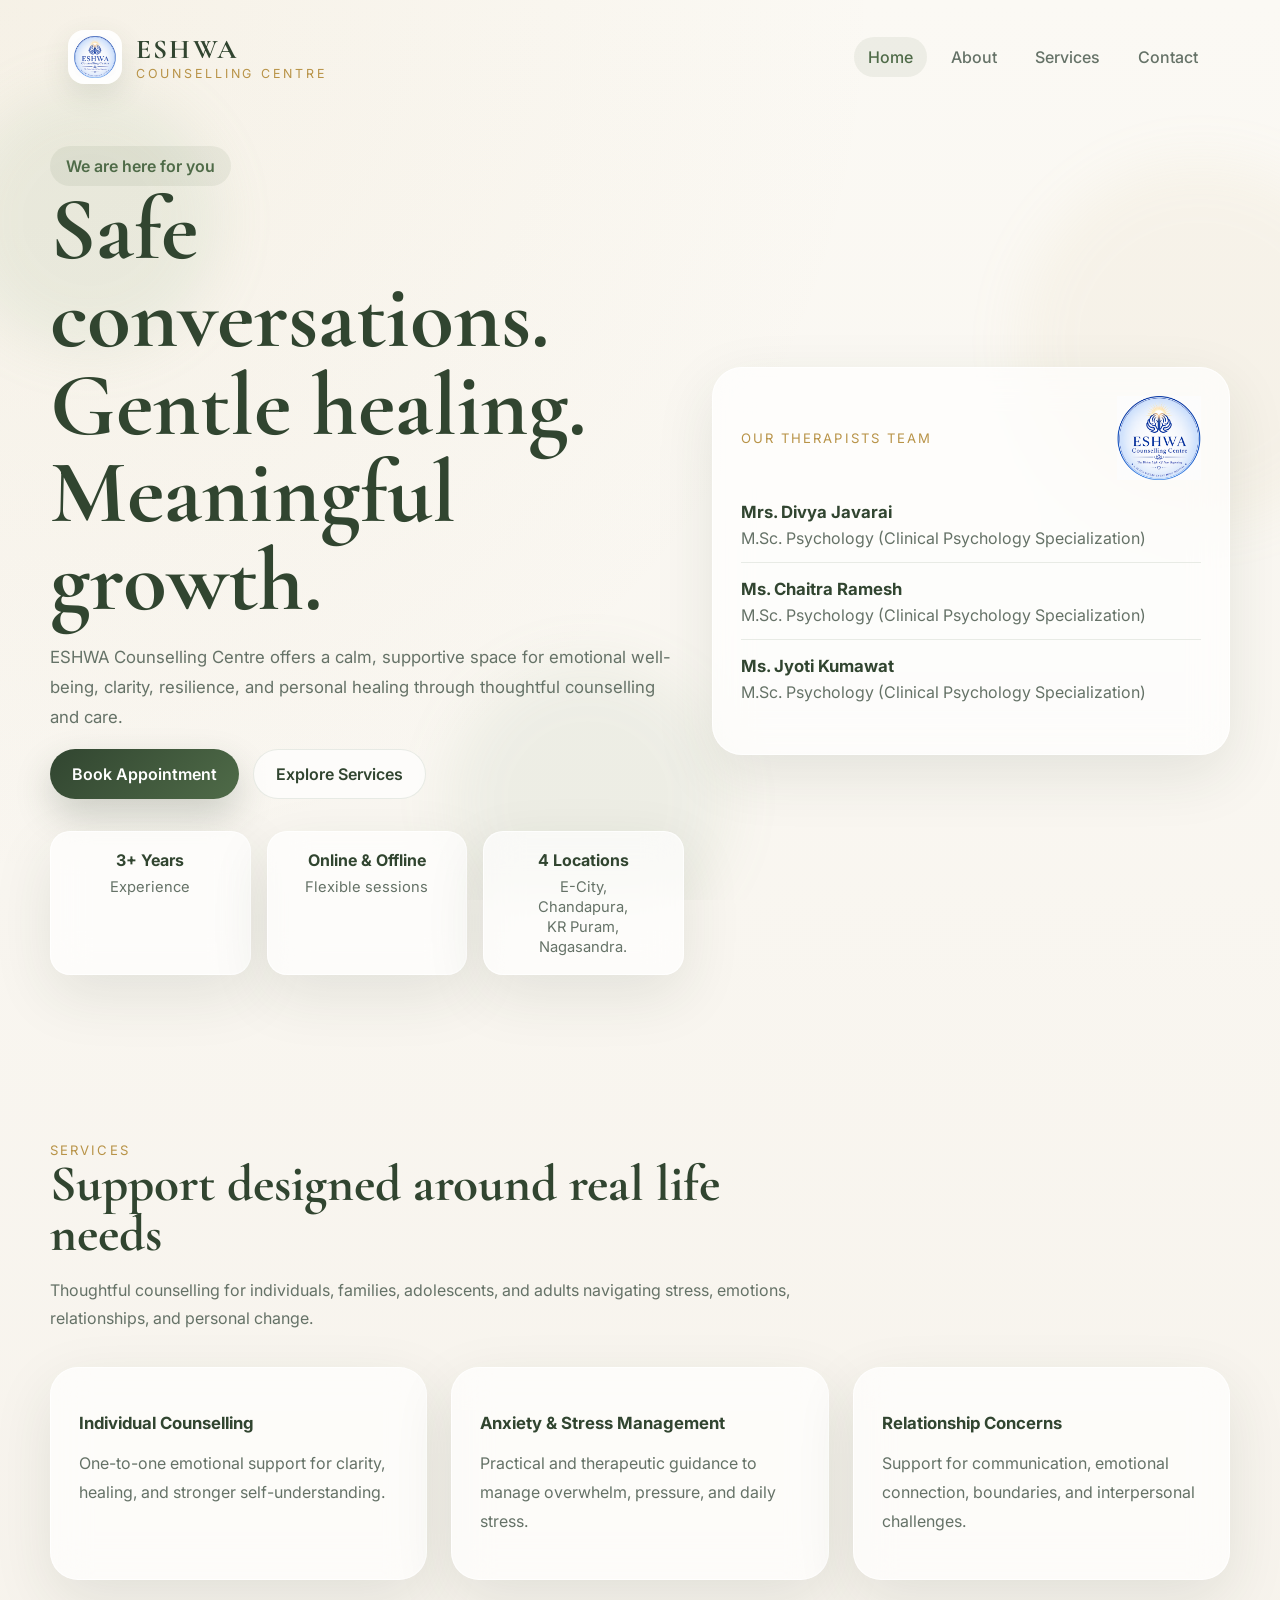
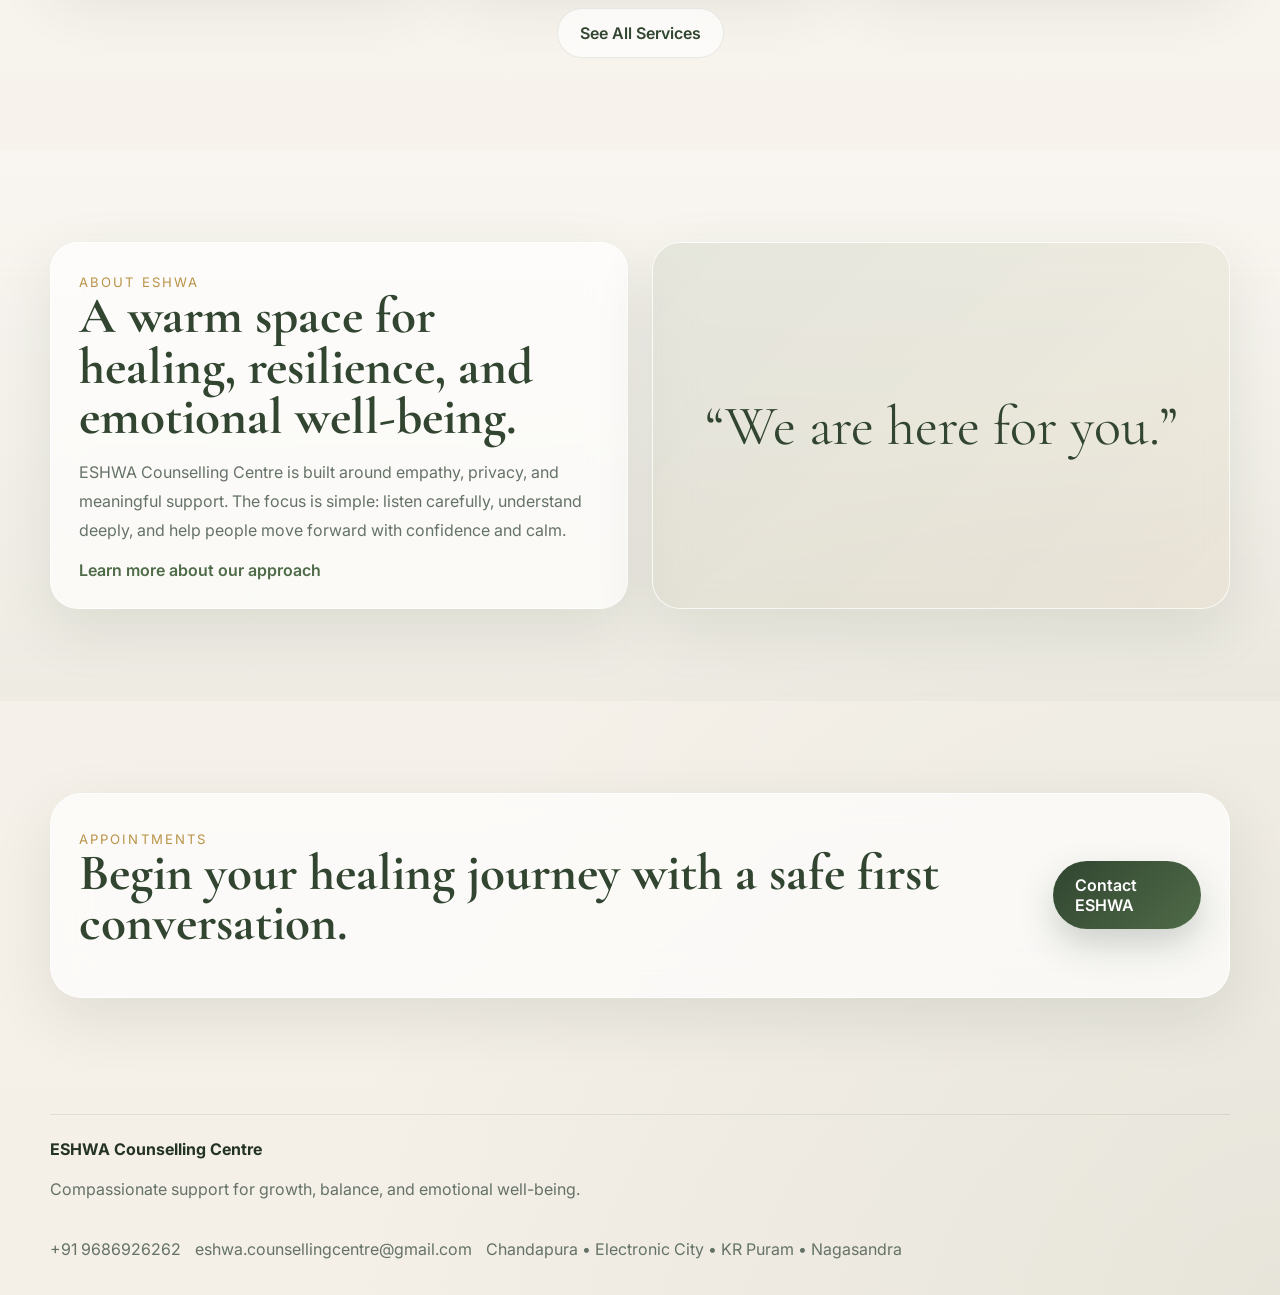
<file: index.html>
<!DOCTYPE html>
<html lang="en">
<head>
  <meta charset="UTF-8" />
  <meta name="viewport" content="width=device-width, initial-scale=1.0" />
  <title>ESHWA Counselling Centre</title>
  <meta name="description" content="ESHWA Counselling Centre — compassionate counselling support for personal growth, emotional well-being, and healing." />
  <link rel="preconnect" href="https://fonts.googleapis.com">
  <link rel="preconnect" href="https://fonts.gstatic.com" crossorigin>
  <link href="https://fonts.googleapis.com/css2?family=Cormorant+Garamond:wght@500;600;700&family=Inter:wght@400;500;600;700&display=swap" rel="stylesheet">
  <link rel="stylesheet" href="styles.css" />
</head>
<body>
  <div class="bg-orbs">
    <span class="orb orb-1"></span>
    <span class="orb orb-2"></span>
    <span class="orb orb-3"></span>
  </div>

  <header class="site-header" id="siteHeader">
    <div class="container nav-wrap">
      <a href="index.html" class="brand">
        <img src="assets/logo.png" alt="ESHWA Counselling Centre logo" />
        <div>
          <span>ESHWA</span>
          <small>Counselling Centre</small>
        </div>
      </a>

      <button class="nav-toggle" id="navToggle" aria-label="Toggle menu" aria-expanded="false">
        <span></span><span></span><span></span>
      </button>

      <nav class="site-nav" id="siteNav">
        <a class="active" href="index.html">Home</a>
        <a href="about.html">About</a>
        <a href="services.html">Services</a>
        <a href="contact.html">Contact</a>
      </nav>
    </div>
  </header>

  <main>
    <section class="hero container">
      <div class="hero-copy reveal">
        <span class="pill">We are here for you</span>
        <h1>Safe conversations.<br />Gentle healing.<br />Meaningful growth.</h1>
        <p>
          ESHWA Counselling Centre offers a calm, supportive space for emotional well-being,
          clarity, resilience, and personal healing through thoughtful counselling and care.
        </p>

        <div class="hero-actions">
          <a class="btn btn-primary" href="contact.html">Book Appointment</a>
          <a class="btn btn-secondary" href="services.html">Explore Services</a>
        </div>

        <div class="stats-row">
          <div class="stat-card reveal delay-1">
            <strong>3+ Years</strong>
            <span>Experience</span>
          </div>
          <div class="stat-card reveal delay-2">
            <strong>Online & Offline</strong>
            <span>Flexible sessions</span>
          </div>
          <div class="stat-card reveal delay-3">
            <strong>4 Locations</strong>
            <span>E-City,<br>Chandapura,<br>KR Puram,<br>Nagasandra.</span>
          </div>
        </div>
      </div>

      <div class="hero-panel reveal delay-2">
        <div class="panel-top">
          <span class="mini-tag">Our Therapists Team</span>
          <img src="assets/logo.png" alt="ESHWA logo" />
        </div>

        <div class="team-list">
          <div class="team-line">
            <strong>Mrs. Divya Javarai</strong>
            <span>M.Sc. Psychology (Clinical Psychology Specialization)</span>
          </div>
          <div class="team-line">
            <strong>Ms. Chaitra Ramesh</strong>
            <span>M.Sc. Psychology (Clinical Psychology Specialization)</span>
          </div>
          <div class="team-line">
            <strong>Ms. Jyoti Kumawat</strong>
            <span>M.Sc. Psychology (Clinical Psychology Specialization)</span>
          </div>
        </div>

       
      </div>
    </section>

    <section class="section">
      <div class="container">
        <div class="section-head reveal">
          <span class="eyebrow">Services</span>
          <h2>Support designed around real life needs</h2>
          <p>
            Thoughtful counselling for individuals, families, adolescents, and adults navigating
            stress, emotions, relationships, and personal change.
          </p>
        </div>

        <div class="grid-3">
          <article class="card reveal">
            <h3>Individual Counselling</h3>
            <p>One-to-one emotional support for clarity, healing, and stronger self-understanding.</p>
          </article>

          <article class="card reveal delay-1">
            <h3>Anxiety & Stress Management</h3>
            <p>Practical and therapeutic guidance to manage overwhelm, pressure, and daily stress.</p>
          </article>

          <article class="card reveal delay-2">
            <h3>Relationship Concerns</h3>
            <p>Support for communication, emotional connection, boundaries, and interpersonal challenges.</p>
          </article>
        </div>

        <div class="center-wrap reveal delay-3">
          <a class="btn btn-secondary" href="services.html">See All Services</a>
        </div>
      </div>
    </section>

    <section class="section soft-section">
      <div class="container split-grid">
        <div class="content-card reveal">
          <span class="eyebrow">About ESHWA</span>
          <h2>A warm space for healing, resilience, and emotional well-being.</h2>
          <p>
            ESHWA Counselling Centre is built around empathy, privacy, and meaningful support.
            The focus is simple: listen carefully, understand deeply, and help people move forward
            with confidence and calm.
          </p>
          <a class="text-link" href="about.html">Learn more about our approach</a>
        </div>

        <div class="quote-card reveal delay-2">
          <p>“We are here for you.”</p>
        </div>
      </div>
    </section>

    <section class="section">
      <div class="container cta-banner reveal">
        <div>
          <span class="eyebrow">Appointments</span>
          <h2>Begin your healing journey with a safe first conversation.</h2>
        </div>
        <a class="btn btn-primary" href="contact.html">Contact ESHWA</a>
      </div>
    </section>
  </main>

  <footer class="site-footer">
    <div class="container footer-wrap">
      <div>
        <strong>ESHWA Counselling Centre</strong>
        <p>Compassionate support for growth, balance, and emotional well-being.</p>
      </div>
      <div class="footer-links">
        <a href="tel:+919686926262">+91 9686926262</a>
        <a href="mailto:eshwa.counsellingcentre@gmail.com">eshwa.counsellingcentre@gmail.com</a>
        <span>Chandapura • Electronic City • KR Puram • Nagasandra</span>
      </div>
    </div>
  </footer>

  <script src="script.js"></script>
</body>
</html>
</file>
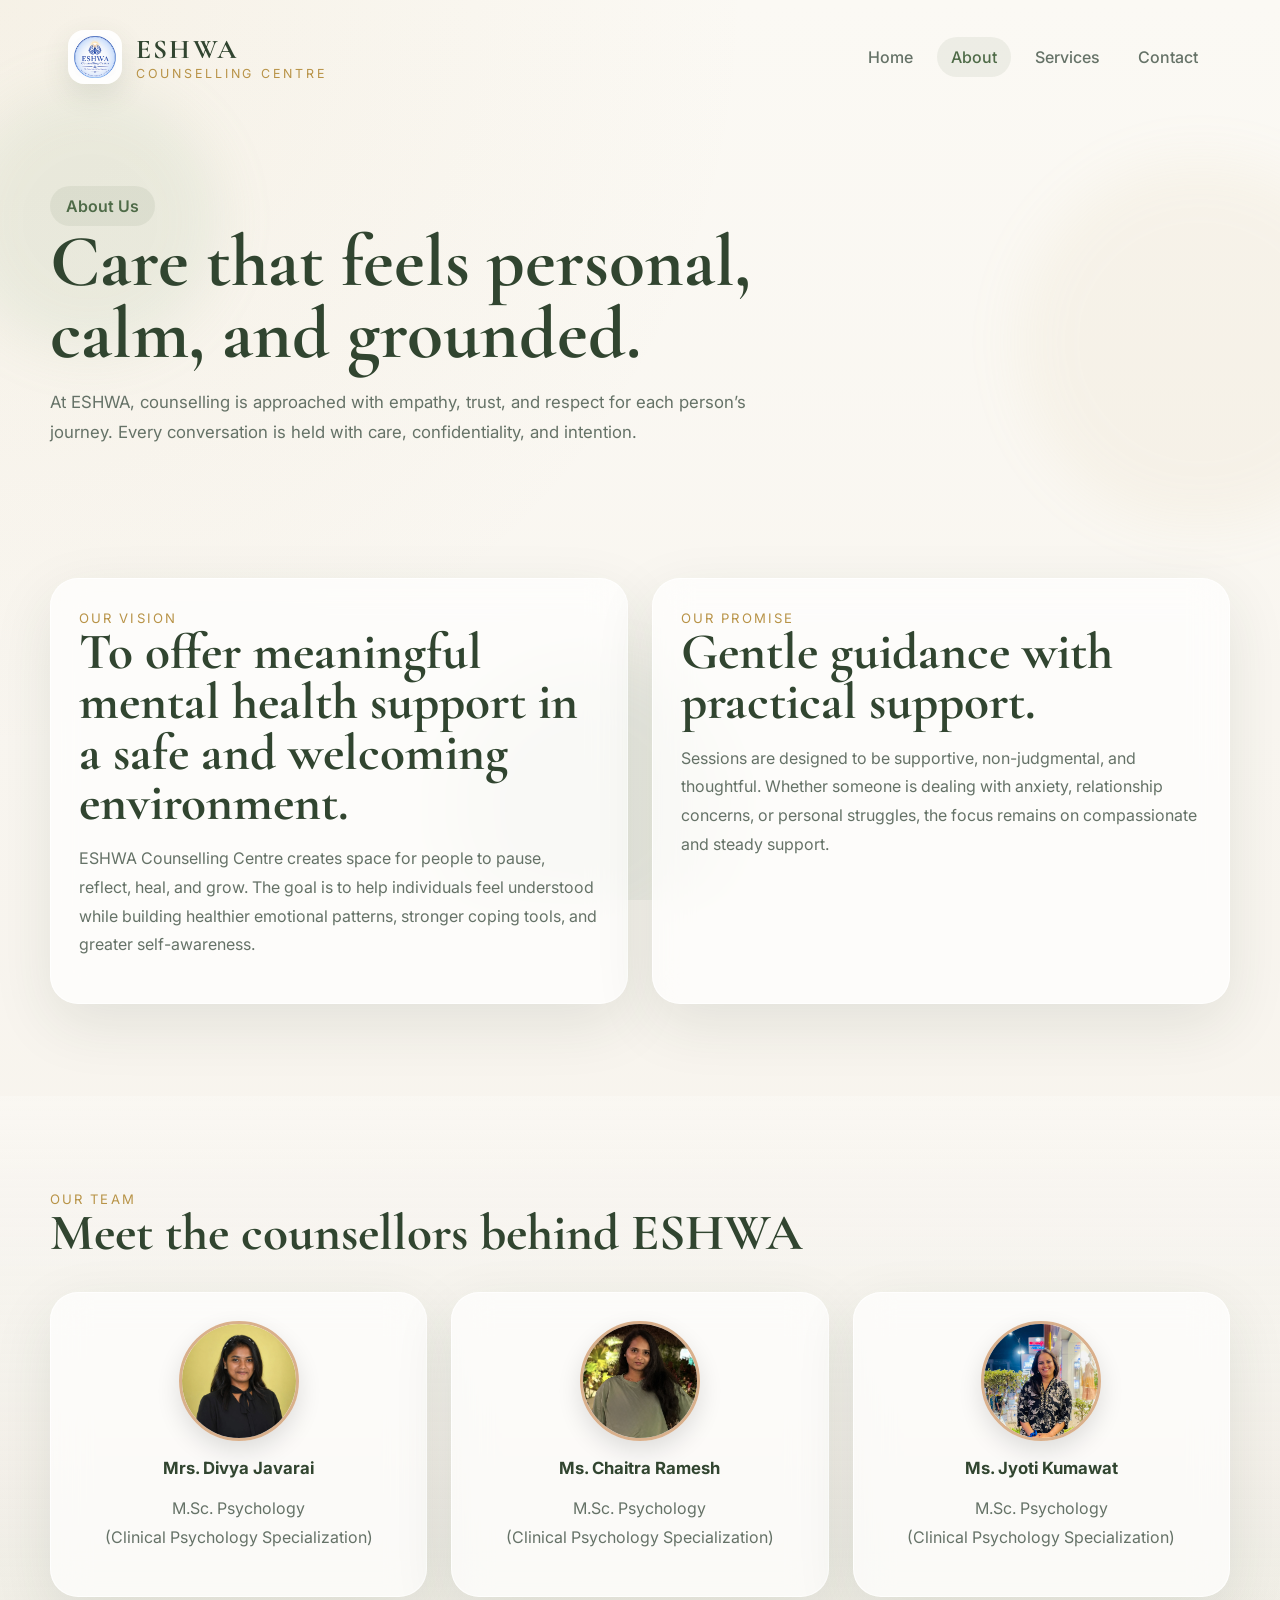
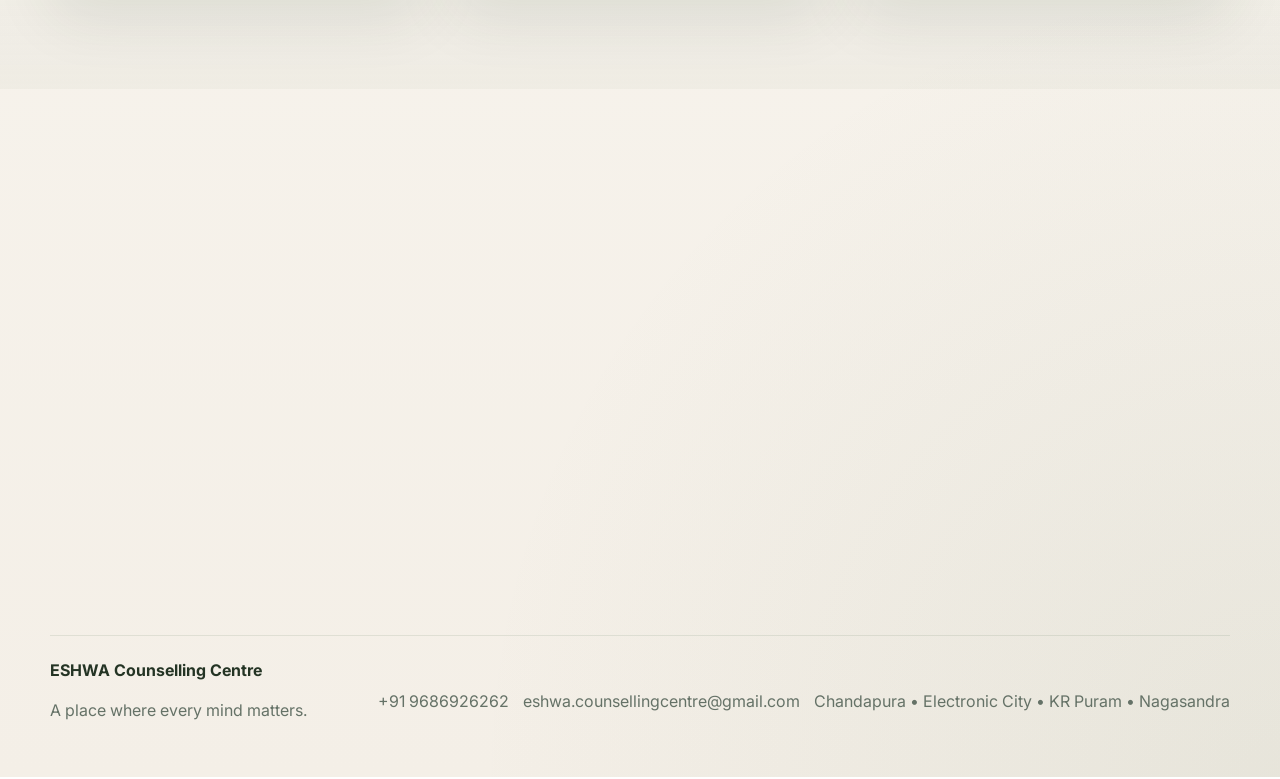
<file: about.html>
<!DOCTYPE html>
<html lang="en">
<head>
  <meta charset="UTF-8" />
  <meta name="viewport" content="width=device-width, initial-scale=1.0" />
  <title>About | ESHWA Counselling Centre</title>
  <link rel="preconnect" href="https://fonts.googleapis.com">
  <link rel="preconnect" href="https://fonts.gstatic.com" crossorigin>
  <link href="https://fonts.googleapis.com/css2?family=Cormorant+Garamond:wght@500;600;700&family=Inter:wght@400;500;600;700&display=swap" rel="stylesheet">
  <link rel="stylesheet" href="styles.css" />
</head>
<body>
  <div class="bg-orbs">
    <span class="orb orb-1"></span>
    <span class="orb orb-2"></span>
    <span class="orb orb-3"></span>
  </div>

  <header class="site-header" id="siteHeader">
    <div class="container nav-wrap">
      <a href="index.html" class="brand">
        <img src="assets/logo.png" alt="ESHWA Counselling Centre logo" />
        <div>
          <span>ESHWA</span>
          <small>Counselling Centre</small>
        </div>
      </a>

      <button class="nav-toggle" id="navToggle" aria-label="Toggle menu" aria-expanded="false">
        <span></span><span></span><span></span>
      </button>

      <nav class="site-nav" id="siteNav">
        <a href="index.html">Home</a>
        <a class="active" href="about.html">About</a>
        <a href="services.html">Services</a>
        <a href="contact.html">Contact</a>
      </nav>
    </div>
  </header>

  <main>
    <section class="page-hero container">
      <div class="reveal">
        <span class="pill">About Us</span>
        <h1>Care that feels personal, calm, and grounded.</h1>
        <p>
          At ESHWA, counselling is approached with empathy, trust, and respect for each person’s
          journey. Every conversation is held with care, confidentiality, and intention.
        </p>
      </div>
    </section>

    <section class="section">
      <div class="container split-grid">
        <div class="content-card reveal">
          <span class="eyebrow">Our Vision</span>
          <h2>To offer meaningful mental health support in a safe and welcoming environment.</h2>
          <p>
            ESHWA Counselling Centre creates space for people to pause, reflect, heal, and grow.
            The goal is to help individuals feel understood while building healthier emotional patterns,
            stronger coping tools, and greater self-awareness.
          </p>
        </div>

        <div class="content-card reveal delay-2">
          <span class="eyebrow">Our Promise</span>
          <h2>Gentle guidance with practical support.</h2>
          <p>
            Sessions are designed to be supportive, non-judgmental, and thoughtful. Whether someone
            is dealing with anxiety, relationship concerns, or personal struggles, the focus remains
            on compassionate and steady support.
          </p>
        </div>
      </div>
    </section>

    <section class="section soft-section">
      <div class="container">
        <div class="section-head reveal">
          <span class="eyebrow">Our Team</span>
          <h2>Meet the counsellors behind ESHWA</h2>
        </div>

        <div class="grid-3">
          <article class="card reveal">
            <img src="assets/divya.jpeg" alt="Mrs. Divya Javarai" class="team-photo" loading="lazy" />
            <h3>Mrs. Divya Javarai</h3>
            <p>M.Sc. Psychology<br />(Clinical Psychology Specialization)</p>
          </article>

          <article class="card reveal delay-1">
            <img src="assets/chaitra.png" alt="Ms. Chaitra Ramesh" class="team-photo" loading="lazy" />
            <h3>Ms. Chaitra Ramesh</h3>
            <p>M.Sc. Psychology<br />(Clinical Psychology Specialization)</p>
          </article>

          <article class="card reveal delay-2">
            <img src="assets/jyoti.jpeg" alt="Ms. Jyoti Kumawat" class="team-photo" loading="lazy" />
            <h3>Ms. Jyoti Kumawat</h3>
            <p>M.Sc. Psychology<br />(Clinical Psychology Specialization)</p>
          </article>
        </div>
      </div>
    </section>

    <section class="section">
      <div class="container">
        <div class="section-head reveal">
          <span class="eyebrow">Why Choose ESHWA</span>
          <h2>A supportive experience designed with care</h2>
        </div>

        <div class="grid-3">
          <article class="card reveal">
            <h3>Warm & Confidential</h3>
            <p>A safe, respectful, and private setting for honest conversations.</p>
          </article>

          <article class="card reveal delay-1">
            <h3>Online & Offline</h3>
            <p>Flexible options that make support more accessible and comfortable.</p>
          </article>

          <article class="card reveal delay-2">
            <h3>Human-Centered</h3>
            <p>Support shaped around each person’s emotional reality and growth journey.</p>
          </article>
        </div>
      </div>
    </section>
  </main>

  <footer class="site-footer">
    <div class="container footer-wrap">
      <div>
        <strong>ESHWA Counselling Centre</strong>
        <p>A place where every mind matters.</p>
      </div>
      <div class="footer-links">
        <a href="tel:+919686926262">+91 9686926262</a>
        <a href="mailto:eshwa.counsellingcentre@gmail.com">eshwa.counsellingcentre@gmail.com</a>
        <span>Chandapura • Electronic City • KR Puram • Nagasandra</span>
      </div>
    </div>
  </footer>

  <script src="script.js"></script>
</body>
</html>
</file>
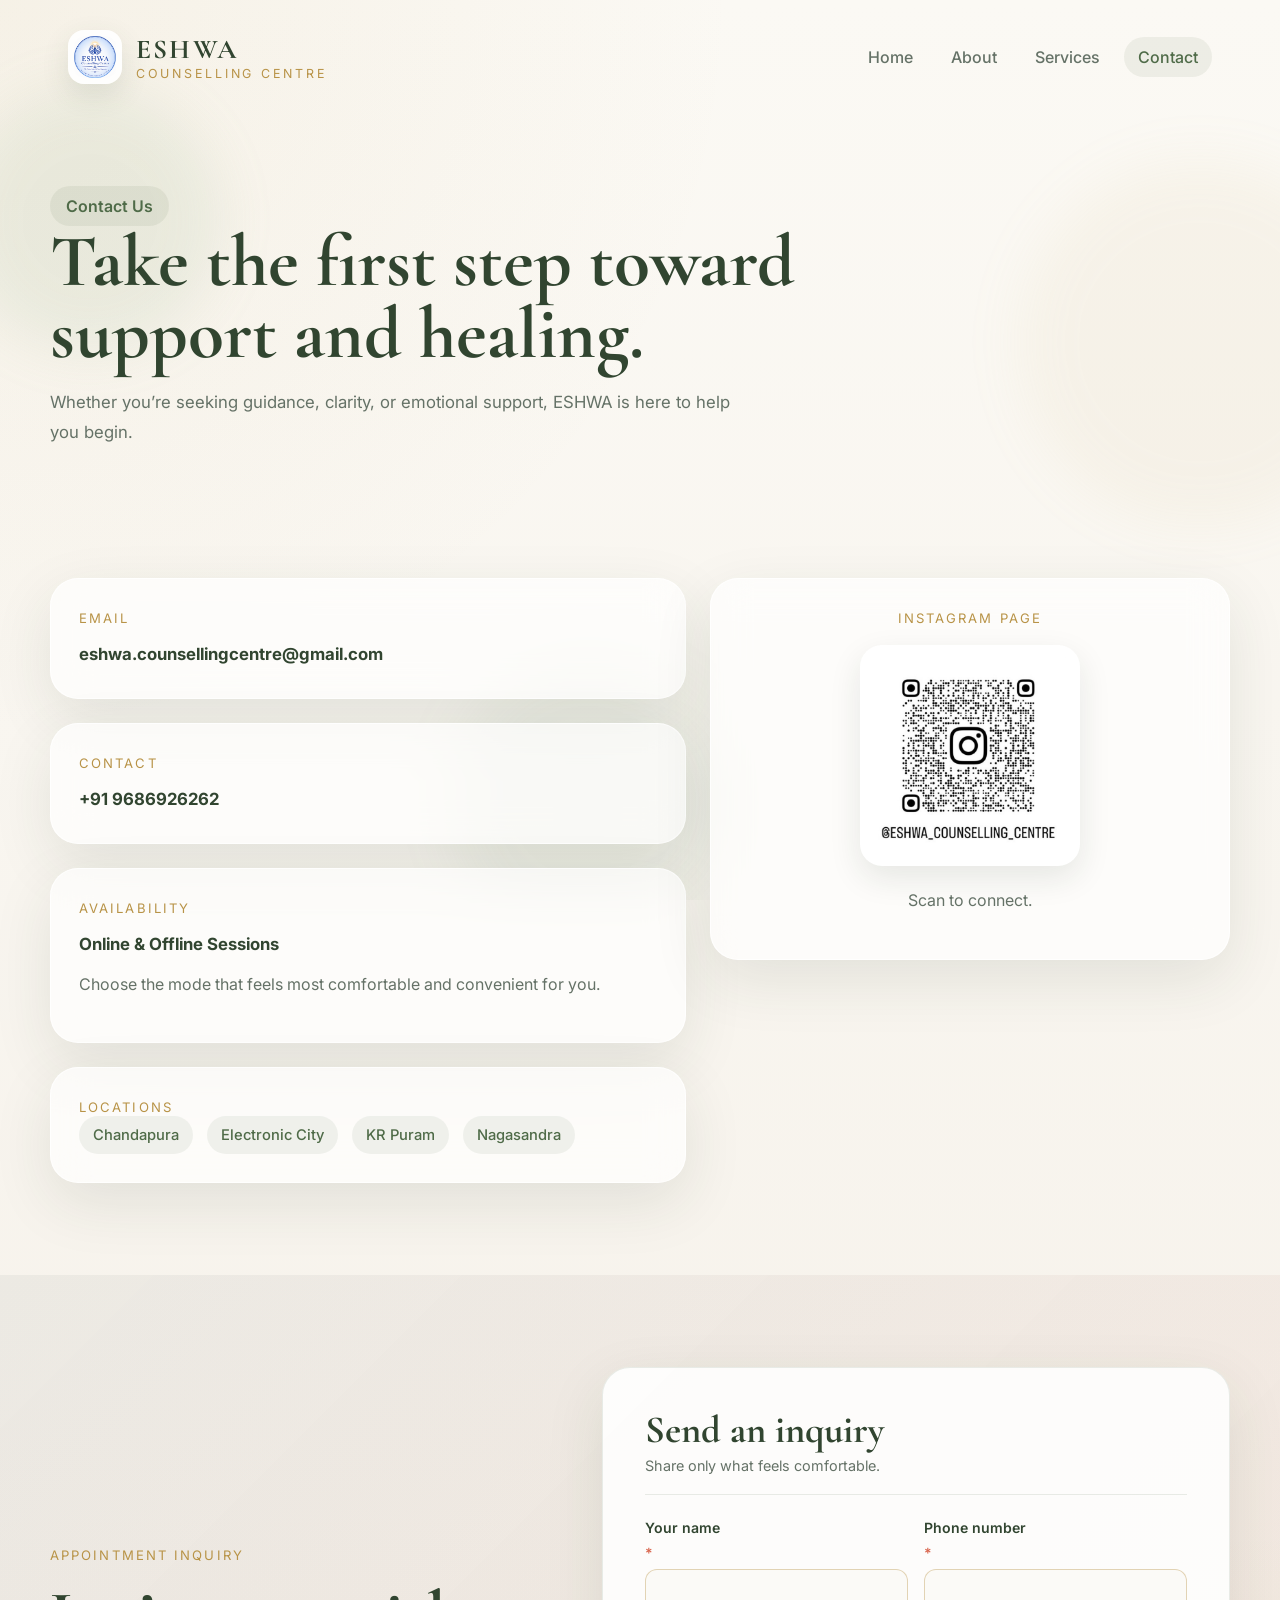
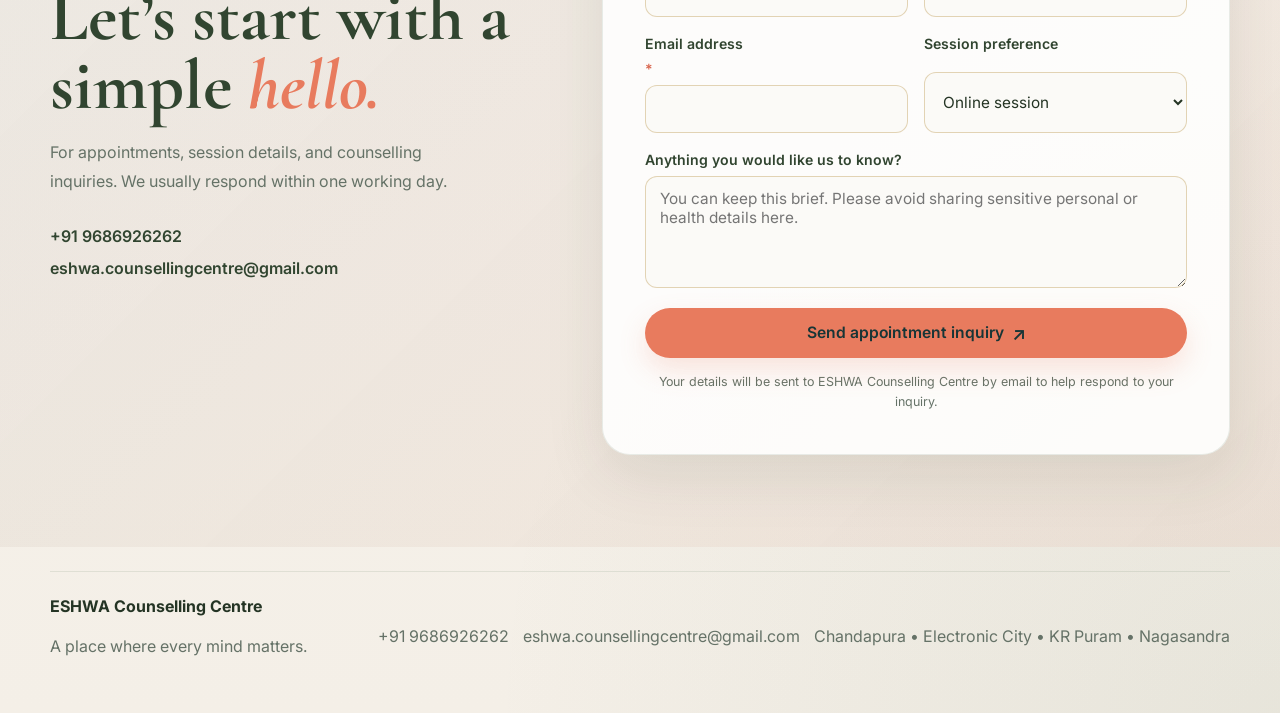
<file: contact.html>
<!DOCTYPE html>
<html lang="en">
<head>
  <meta charset="UTF-8" />
  <meta name="viewport" content="width=device-width, initial-scale=1.0" />
  <title>Contact | ESHWA Counselling Centre</title>
  <link rel="preconnect" href="https://fonts.googleapis.com">
  <link rel="preconnect" href="https://fonts.gstatic.com" crossorigin>
  <link href="https://fonts.googleapis.com/css2?family=Cormorant+Garamond:wght@500;600;700&family=Inter:wght@400;500;600;700&display=swap" rel="stylesheet">
  <link rel="stylesheet" href="styles.css" />
</head>
<body>
  <div class="bg-orbs">
    <span class="orb orb-1"></span>
    <span class="orb orb-2"></span>
    <span class="orb orb-3"></span>
  </div>

  <header class="site-header" id="siteHeader">
    <div class="container nav-wrap">
      <a href="index.html" class="brand">
        <img src="assets/logo.png" alt="ESHWA Counselling Centre logo" />
        <div>
          <span>ESHWA</span>
          <small>Counselling Centre</small>
        </div>
      </a>

      <button class="nav-toggle" id="navToggle" aria-label="Toggle menu" aria-expanded="false">
        <span></span><span></span><span></span>
      </button>

      <nav class="site-nav" id="siteNav">
        <a href="index.html">Home</a>
        <a href="about.html">About</a>
        <a href="services.html">Services</a>
        <a class="active" href="contact.html">Contact</a>
      </nav>
    </div>
  </header>

  <main>
    <section class="page-hero container">
      <div class="reveal">
        <span class="pill">Contact Us</span>
        <h1>Take the first step toward support and healing.</h1>
        <p>
          Whether you’re seeking guidance, clarity, or emotional support, ESHWA is here to help you begin.
        </p>
      </div>
    </section>

    <section class="section">
      <div class="container contact-grid">
        <div class="stack">
          <article class="card reveal">
            <span class="eyebrow">Email</span>
            <h3><a href="mailto:eshwa.counsellingcentre@gmail.com">eshwa.counsellingcentre@gmail.com</a></h3>
          </article>
         
          <article class="card reveal delay-1">
            <span class="eyebrow">Contact</span>
            <h3><a href="tel:+919686926262">+91 9686926262</a></h3>
          </article>

          <article class="card reveal delay-1">
            <span class="eyebrow">Availability</span>
            <h3>Online & Offline Sessions</h3>
            <p>Choose the mode that feels most comfortable and convenient for you.</p>
          </article>
          
          

          <article class="card reveal delay-2">
            <span class="eyebrow">Locations</span>
            <div class="chip-row">
              <span class="chip">Chandapura</span>
              <span class="chip">Electronic City</span>
              <span class="chip">KR Puram</span>
              <span class="chip">Nagasandra</span>
            </div>
          </article>
        </div>

        <article class="card qr-card reveal delay-2">
          <span class="eyebrow">Instagram page</span>
          <img src="assets/qr.png" alt="Scan to connect with ESHWA Counselling Centre" />
          <p>Scan to connect.</p>
        </article>
      </div>
    </section>

    <section class="section soft-section contact-form-section" id="appointment-inquiry">
      <div class="container inquiry-layout">
        <div class="inquiry-intro reveal">
          <span class="eyebrow">Appointment inquiry</span>
          <h2>Let’s start with a simple <em>hello.</em></h2>
          <p>For appointments, session details, and counselling inquiries. We usually respond within one working day.</p>
          <div class="inquiry-contact">
            <a href="tel:+919686926262">+91 9686926262</a>
            <a href="mailto:eshwa.counsellingcentre@gmail.com">eshwa.counsellingcentre@gmail.com</a>
          </div>
        </div>

        <form class="inquiry-form reveal delay-1" action="https://formsubmit.co/eshwa.counsellingcentre@gmail.com" method="POST">
          <input type="hidden" name="_subject" value="New appointment inquiry - ESHWA Counselling Centre">
          <input type="hidden" name="_template" value="table">
          <input type="hidden" name="_honey" value="">
          <div class="inquiry-form-heading">
            <div>
              <h2>Send an inquiry</h2>
              <p>Share only what feels comfortable.</p>
            </div>
            <span class="inquiry-mark" aria-hidden="true"></span>
          </div>

          <div class="form-fields">
            <label class="form-field">Your name <span>*</span>
              <input type="text" name="name" autocomplete="name" required>
            </label>
            <label class="form-field">Phone number <span>*</span>
              <input type="tel" name="phone" autocomplete="tel" required>
            </label>
            <label class="form-field">Email address <span>*</span>
              <input type="email" name="email" autocomplete="email" required>
            </label>
            <label class="form-field">Session preference
              <select name="session_preference">
                <option value="Online session">Online session</option>
                <option value="In-person session">In-person session</option>
              </select>
            </label>
            <label class="form-field form-field-wide">Anything you would like us to know?
              <textarea name="message" rows="4" placeholder="You can keep this brief. Please avoid sharing sensitive personal or health details here."></textarea>
            </label>
          </div>
          <button class="btn btn-primary inquiry-submit" type="submit">Send appointment inquiry <span aria-hidden="true">↗</span></button>
          <p class="form-privacy">Your details will be sent to ESHWA Counselling Centre by email to help respond to your inquiry.</p>
        </form>
      </div>
    </section>
  </main>

  <footer class="site-footer">
    <div class="container footer-wrap">
      <div>
        <strong>ESHWA Counselling Centre</strong>
        <p>A place where every mind matters.</p>
      </div>
      <div class="footer-links">
        <a href="tel:+919686926262">+91 9686926262</a>
        <a href="mailto:eshwa.counsellingcentre@gmail.com">eshwa.counsellingcentre@gmail.com</a>
        <span>Chandapura • Electronic City • KR Puram • Nagasandra</span>
      </div>
    </div>
  </footer>

  <script src="script.js"></script>
</body>
</html>
</file>
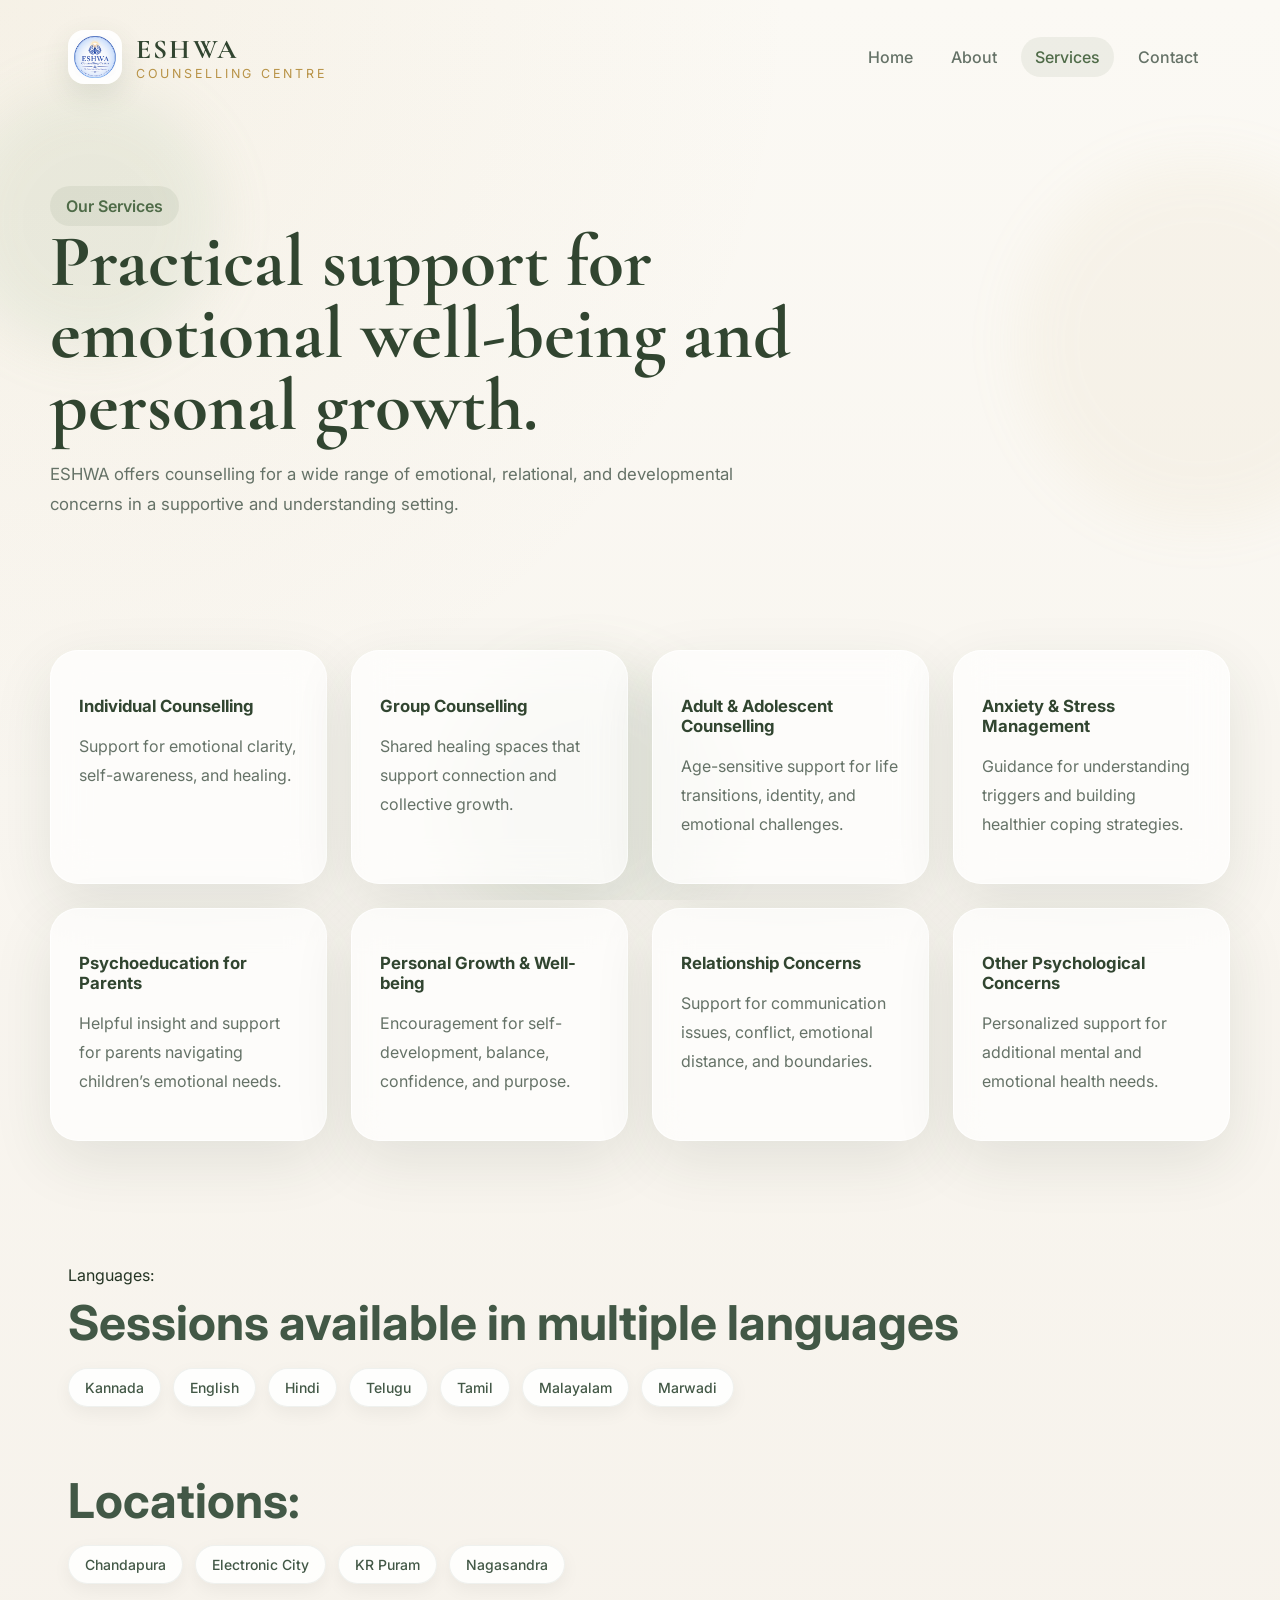
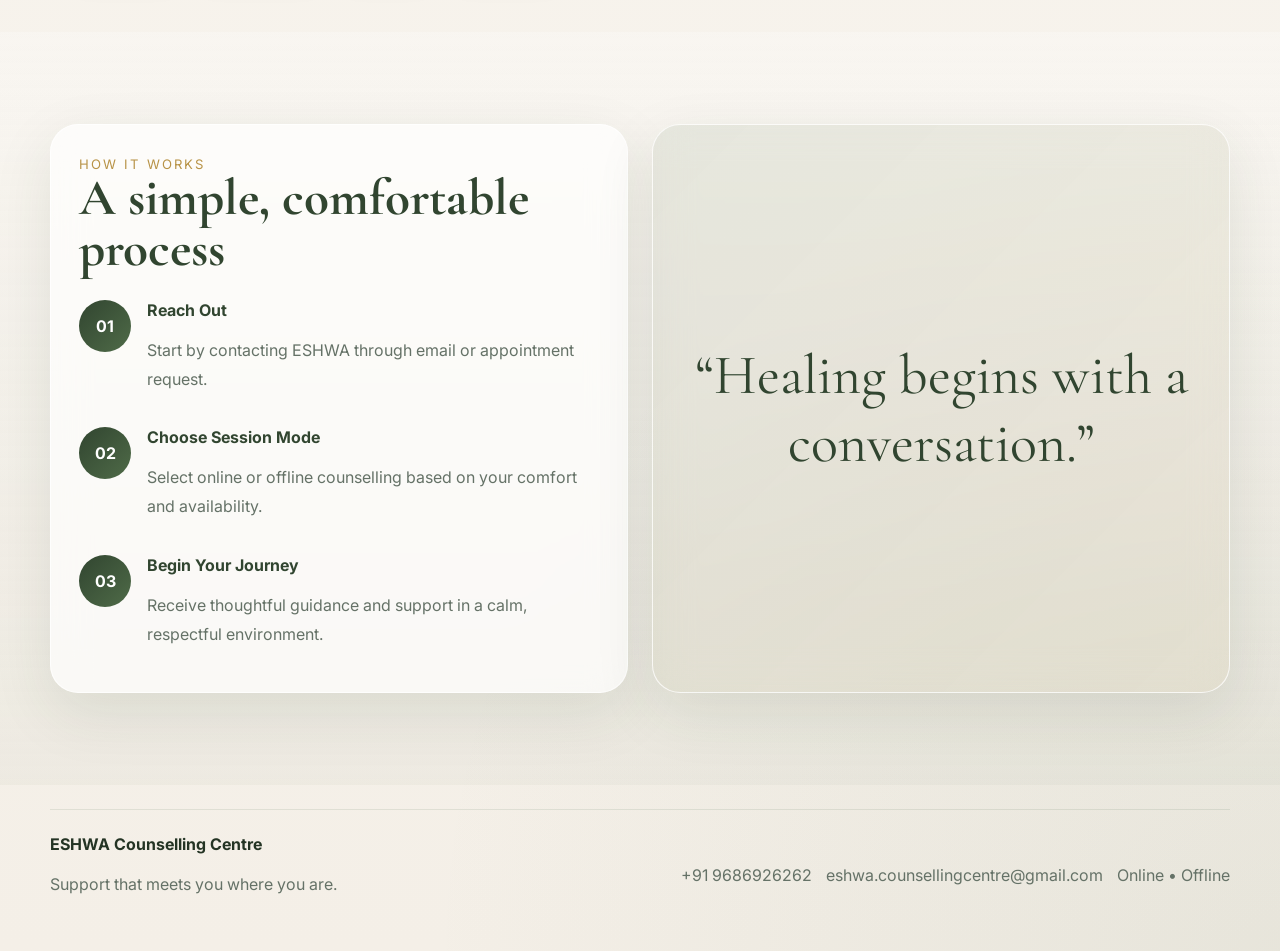
<file: services.html>
<!DOCTYPE html>
<html lang="en">
<head>
  <meta charset="UTF-8" />
  <meta name="viewport" content="width=device-width, initial-scale=1.0" />
  <title>Services | ESHWA Counselling Centre</title>
  <link rel="preconnect" href="https://fonts.googleapis.com">
  <link rel="preconnect" href="https://fonts.gstatic.com" crossorigin>
  <link href="https://fonts.googleapis.com/css2?family=Cormorant+Garamond:wght@500;600;700&family=Inter:wght@400;500;600;700&display=swap" rel="stylesheet">
  <link rel="stylesheet" href="styles.css" />
</head>
<body>
  <div class="bg-orbs">
    <span class="orb orb-1"></span>
    <span class="orb orb-2"></span>
    <span class="orb orb-3"></span>
  </div>

  <header class="site-header" id="siteHeader">
    <div class="container nav-wrap">
      <a href="index.html" class="brand">
        <img src="assets/logo.png" alt="ESHWA Counselling Centre logo" />
        <div>
          <span>ESHWA</span>
          <small>Counselling Centre</small>
        </div>
      </a>

      <button class="nav-toggle" id="navToggle" aria-label="Toggle menu" aria-expanded="false">
        <span></span><span></span><span></span>
      </button>

      <nav class="site-nav" id="siteNav">
        <a href="index.html">Home</a>
        <a href="about.html">About</a>
        <a class="active" href="services.html">Services</a>
        <a href="contact.html">Contact</a>
      </nav>
    </div>
  </header>

  <main>
    <section class="page-hero container">
      <div class="reveal">
        <span class="pill">Our Services</span>
        <h1>Practical support for emotional well-being and personal growth.</h1>
        <p>
          ESHWA offers counselling for a wide range of emotional, relational, and developmental concerns
          in a supportive and understanding setting.
        </p>
      </div>
    </section>

    <section class="section">
      <div class="container">
        <div class="services-grid">
          <article class="card reveal"><h3>Individual Counselling</h3><p>Support for emotional clarity, self-awareness, and healing.</p></article>
          <article class="card reveal delay-1"><h3>Group Counselling</h3><p>Shared healing spaces that support connection and collective growth.</p></article>
          <article class="card reveal delay-2"><h3>Adult & Adolescent Counselling</h3><p>Age-sensitive support for life transitions, identity, and emotional challenges.</p></article>
          <article class="card reveal"><h3>Anxiety & Stress Management</h3><p>Guidance for understanding triggers and building healthier coping strategies.</p></article>
          <article class="card reveal delay-1"><h3>Psychoeducation for Parents</h3><p>Helpful insight and support for parents navigating children’s emotional needs.</p></article>
          <article class="card reveal delay-2"><h3>Personal Growth & Well-being</h3><p>Encouragement for self-development, balance, confidence, and purpose.</p></article>
          <article class="card reveal"><h3>Relationship Concerns</h3><p>Support for communication issues, conflict, emotional distance, and boundaries.</p></article>
          <article class="card reveal delay-1"><h3>Other Psychological Concerns</h3><p>Personalized support for additional mental and emotional health needs.</p></article>
        </div>
      </div>
    </section>
   
    <section class="languages-section">
  <span class="section-pill">Languages:</span>
  <h2>Sessions available in multiple languages</h2>
  <div class="languages">
    <span class="language-tag">Kannada</span>
    <span class="language-tag">English</span>
    <span class="language-tag">Hindi</span>
    <span class="language-tag">Telugu</span>
    <span class="language-tag">Tamil</span>
    <span class="language-tag">Malayalam</span>
    <span class="language-tag">Marwadi</span>
  </div>
</section>

 <section class="Locations-section">
  <span class="section-pill"></span>
  <h2>Locations:</h2>
  <div class="Locations">
    <span class="Location-tag">Chandapura</span>
    <span class="Location-tag">Electronic City</span>
    <span class="Location-tag">KR Puram</span>
    <span class="Location-tag">Nagasandra</span>
    
  </div>
</section>

    <section class="section soft-section">
      <div class="container split-grid">
        <div class="content-card reveal">
          <span class="eyebrow">How It Works</span>
          <h2>A simple, comfortable process</h2>

          <div class="process-list">
            <div class="process-item">
              <span>01</span>
              <div>
                <strong>Reach Out</strong>
                <p>Start by contacting ESHWA through email or appointment request.</p>
              </div>
            </div>

            <div class="process-item">
              <span>02</span>
              <div>
                <strong>Choose Session Mode</strong>
                <p>Select online or offline counselling based on your comfort and availability.</p>
              </div>
            </div>

            <div class="process-item">
              <span>03</span>
              <div>
                <strong>Begin Your Journey</strong>
                <p>Receive thoughtful guidance and support in a calm, respectful environment.</p>
              </div>
            </div>
          </div>
        </div>

        <div class="quote-card reveal delay-2">
          <p>“Healing begins with a conversation.”</p>
        </div>
      </div>
    </section>
  </main>

  <footer class="site-footer">
    <div class="container footer-wrap">
      <div>
        <strong>ESHWA Counselling Centre</strong>
        <p>Support that meets you where you are.</p>
      </div>
      <div class="footer-links">
        <a href="tel:+919686926262">+91 9686926262</a>
        <a href="mailto:eshwa.counsellingcentre@gmail.com">eshwa.counsellingcentre@gmail.com</a>
        <span>Online • Offline</span>
      </div>
    </div>
  </footer>

  <script src="script.js"></script>
</body>
</html>
</file>
<file: styles.css>
:root {
  --bg: #f8f5ef;
  --bg-soft: #f2eee6;
  --surface: rgba(255, 255, 255, 0.68);
  --surface-strong: #ffffff;
  --text: #243424;
  --muted: #657267;
  --brand: #4f6b48;
  --brand-dark: #314530;
  --gold: #b89347;
  --line: rgba(79, 107, 72, 0.12);
  --shadow: 0 20px 60px rgba(44, 61, 40, 0.1);
  --radius: 28px;
  --radius-md: 20px;
  --max-width: 1180px;
}

* {
  box-sizing: border-box;
}

html {
  scroll-behavior: smooth;
}

body {
  margin: 0;
  font-family: "Inter", sans-serif;
  color: var(--text);
  background:
    radial-gradient(circle at top left, rgba(184, 147, 71, 0.08), transparent 28%),
    radial-gradient(circle at bottom right, rgba(79, 107, 72, 0.08), transparent 30%),
    linear-gradient(180deg, #fbf9f4 0%, #f4efe7 100%);
  overflow-x: hidden;
}

img {
  display: block;
  max-width: 100%;
}

a {
  color: inherit;
  text-decoration: none;
}

.container {
  width: min(var(--max-width), calc(100% - 32px));
  margin: 0 auto;
}

.bg-orbs {
  position: fixed;
  inset: 0;
  pointer-events: none;
  z-index: -1;
  overflow: hidden;
}

.orb {
  position: absolute;
  border-radius: 999px;
  filter: blur(28px);
  opacity: 0.5;
  animation: drift 18s ease-in-out infinite alternate;
}

.orb-1 {
  width: 260px;
  height: 260px;
  background: rgba(143, 173, 132, 0.26);
  top: 10%;
  left: -40px;
}

.orb-2 {
  width: 360px;
  height: 360px;
  background: rgba(208, 188, 132, 0.18);
  right: -100px;
  top: 18%;
  animation-delay: 2s;
}

.orb-3 {
  width: 280px;
  height: 280px;
  background: rgba(123, 154, 116, 0.18);
  bottom: -40px;
  left: 35%;
  animation-delay: 4s;
}

.site-header {
  position: sticky;
  top: 0;
  z-index: 100;
  padding: 16px 0;
  transition: 0.3s ease;
}

.nav-wrap {
  display: flex;
  align-items: center;
  justify-content: space-between;
  gap: 18px;
  padding: 14px 18px;
  border-radius: 20px;
  transition: 0.3s ease;
}

.site-header.scrolled .nav-wrap {
  background: rgba(255, 255, 255, 0.72);
  backdrop-filter: blur(18px);
  border: 1px solid rgba(255, 255, 255, 0.8);
  box-shadow: var(--shadow);
}

.brand {
  display: flex;
  align-items: center;
  gap: 14px;
}

.brand img {
  width: 54px;
  height: 54px;
  object-fit: contain;
  border-radius: 16px;
  background: rgba(255, 255, 255, 0.9);
  padding: 6px;
  box-shadow: 0 10px 28px rgba(61, 79, 56, 0.12);
}

.brand span {
  display: block;
  font-family: "Cormorant Garamond", serif;
  font-size: 1.7rem;
  font-weight: 700;
  letter-spacing: 0.08em;
  color: var(--brand-dark);
}

.brand small {
  display: block;
  color: var(--gold);
  font-size: 0.78rem;
  letter-spacing: 0.22em;
  text-transform: uppercase;
}

.site-nav {
  display: flex;
  align-items: center;
  gap: 10px;
}

.site-nav a {
  padding: 10px 14px;
  border-radius: 999px;
  color: var(--muted);
  font-weight: 500;
  transition: 0.25s ease;
}

.site-nav a:hover,
.site-nav a.active {
  color: var(--brand);
  background: rgba(79, 107, 72, 0.08);
}

.nav-toggle {
  display: none;
  width: 48px;
  height: 48px;
  border: 0;
  border-radius: 14px;
  background: rgba(255, 255, 255, 0.76);
  cursor: pointer;
  padding: 0;
  place-items: center;
}

.nav-toggle span {
  display: block;
  width: 20px;
  height: 2px;
  background: var(--brand-dark);
  margin: 4px auto;
  border-radius: 999px;
}

.hero {
  display: grid;
  grid-template-columns: 1.1fr 0.9fr;
  gap: 28px;
  align-items: center;
  min-height: calc(100vh - 120px);
  padding: 32px 0 72px;
}

.page-hero {
  padding: 72px 0 22px;
}

.hero h1,
.page-hero h1,
.section-head h2,
.content-card h2,
.cta-banner h2 {
  margin: 0 0 14px;
  font-family: "Cormorant Garamond", serif;
  font-weight: 700;
  line-height: 0.98;
  color: var(--brand-dark);
}

.hero h1 {
  font-size: clamp(3rem, 7vw, 6rem);
}

.page-hero h1 {
  font-size: clamp(2.7rem, 6vw, 4.6rem);
  max-width: 820px;
}

.hero p,
.page-hero p,
.section-head p,
.content-card p,
.card p,
.site-footer p,
.cta-banner p {
  color: var(--muted);
  line-height: 1.8;
}

.hero p,
.page-hero p {
  max-width: 700px;
  font-size: 1.05rem;
}

.pill,
.eyebrow,
.mini-tag {
  display: inline-flex;
  align-items: center;
  gap: 8px;
  width: fit-content;
  border-radius: 999px;
}

.pill {
  padding: 10px 16px;
  background: rgba(79, 107, 72, 0.08);
  color: var(--brand);
  font-weight: 600;
}

.eyebrow,
.mini-tag {
  color: var(--gold);
  font-size: 0.82rem;
  text-transform: uppercase;
  letter-spacing: 0.16em;
}

.hero-actions,
.chip-row,
.footer-links {
  display: flex;
  flex-wrap: wrap;
  gap: 14px;
}

.btn {
  position: relative;
  display: inline-flex;
  justify-content: center;
  align-items: center;
  padding: 14px 22px;
  border-radius: 999px;
  font-weight: 600;
  transition: transform 0.25s ease, box-shadow 0.25s ease;
  overflow: hidden;
}

.btn:hover {
  transform: translateY(-3px);
}

.btn-primary {
  color: #fff;
  background: linear-gradient(135deg, var(--brand-dark), var(--brand));
  box-shadow: 0 16px 36px rgba(49, 69, 48, 0.22);
}

.btn-primary::after {
  content: "";
  position: absolute;
  inset: 0;
  background: linear-gradient(110deg, transparent 25%, rgba(255, 255, 255, 0.28) 50%, transparent 75%);
  transform: translateX(-140%);
  animation: shine 4.2s linear infinite;
}

.btn-secondary {
  color: var(--brand-dark);
  border: 1px solid var(--line);
  background: rgba(255, 255, 255, 0.66);
  backdrop-filter: blur(10px);
}

.hero-panel,
.card,
.content-card,
.quote-card,
.cta-banner,
.stat-card {
  background: var(--surface);
  border: 1px solid rgba(255, 255, 255, 0.76);
  backdrop-filter: blur(18px);
  box-shadow: var(--shadow);
}

.hero-panel {
  padding: 28px;
  border-radius: 30px;
}

.panel-top {
  display: flex;
  align-items: center;
  justify-content: space-between;
  gap: 16px;
  margin-bottom: 22px;
}

.panel-top img {
  width: 84px;
  height: 84px;
  object-fit: contain;
  animation: floatY 4s ease-in-out infinite;
}

.team-list {
  display: grid;
  gap: 16px;
  margin-bottom: 24px;
}

.team-line {
  padding-bottom: 14px;
  border-bottom: 1px solid var(--line);
}

.team-line:last-child {
  border-bottom: 0;
  padding-bottom: 0;
}

.team-line strong,
.card h3,
.content-card h2,
.cta-banner h2 {
  display: block;
}

.team-line strong,
.card h3 {
  margin-bottom: 6px;
  font-size: 1.05rem;
  color: var(--brand-dark);
}

.team-line span {
  color: var(--muted);
}

.stats-row {
  display: grid;
  grid-template-columns: repeat(3, 1fr);
  gap: 16px;
  margin-top: 32px;
}

.stat-card {
  padding: 18px;
  border-radius: 20px;
  text-align: center;
}

.stat-card strong {
  display: block;
  margin-bottom: 6px;
  color: var(--brand-dark);
}

.stat-card span {
  color: var(--muted);
  font-size: 0.92rem;
}

.section {
  padding: 92px 0;
}

.soft-section {
  background: linear-gradient(180deg, rgba(255,255,255,0.28), rgba(79,107,72,0.04));
}

.section-head {
  max-width: 760px;
  margin-bottom: 34px;
}

.section-head h2,
.content-card h2,
.cta-banner h2 {
  font-size: clamp(2.1rem, 4vw, 3.3rem);
}

.grid-3,
.split-grid,
.contact-grid,
.services-grid {
  display: grid;
  gap: 24px;
}

.grid-3 {
  grid-template-columns: repeat(3, 1fr);
}

.split-grid {
  grid-template-columns: 1fr 1fr;
  align-items: stretch;
}

.services-grid {
  grid-template-columns: repeat(4, 1fr);
}

.contact-grid {
  grid-template-columns: 1.1fr 0.9fr;
  align-items: start;
}

.card,
.content-card,
.quote-card {
  padding: 28px;
  border-radius: var(--radius);
  transition: transform 0.3s ease, box-shadow 0.3s ease;
}

.card:hover,
.content-card:hover,
.quote-card:hover {
  transform: translateY(-8px);
  box-shadow: 0 24px 64px rgba(44, 61, 40, 0.16);
}

.quote-card {
  display: grid;
  place-items: center;
  min-height: 100%;
  text-align: center;
  background: linear-gradient(135deg, rgba(79,107,72,0.1), rgba(184,147,71,0.08));
}

.quote-card p {
  margin: 0;
  font-family: "Cormorant Garamond", serif;
  font-size: clamp(2.1rem, 5vw, 3.5rem);
  color: var(--brand-dark);
}

.avatar {
  width: 64px;
  height: 64px;
  margin-bottom: 18px;
  border-radius: 18px;
  display: grid;
  place-items: center;
  background: linear-gradient(135deg, rgba(79,107,72,0.14), rgba(184,147,71,0.18));
  color: var(--brand-dark);
  font-weight: 700;
  letter-spacing: 0.08em;
}

.chip {
  padding: 10px 14px;
  border-radius: 999px;
  background: rgba(79, 107, 72, 0.08);
  color: var(--brand);
  font-size: 0.92rem;
  font-weight: 500;
}

.center-wrap {
  margin-top: 28px;
  text-align: center;
}

.text-link {
  color: var(--brand);
  font-weight: 600;
}

.cta-banner {
  border-radius: 32px;
  padding: 34px 28px;
  display: flex;
  align-items: center;
  justify-content: space-between;
  gap: 24px;
}

.process-list {
  display: grid;
  gap: 18px;
  margin-top: 26px;
}

.process-item {
  display: grid;
  grid-template-columns: 52px 1fr;
  gap: 16px;
  align-items: start;
}

.process-item span {
  width: 52px;
  height: 52px;
  border-radius: 50%;
  display: grid;
  place-items: center;
  color: #fff;
  background: linear-gradient(135deg, var(--brand-dark), var(--brand));
  font-weight: 700;
}

.process-item strong {
  display: block;
  margin-bottom: 6px;
  color: var(--brand-dark);
}

.stack {
  display: grid;
  gap: 24px;
}

.qr-card {
  text-align: center;
}

.qr-card img {
  width: min(220px, 100%);
  margin: 18px auto 20px;
  border-radius: 22px;
  background: #fff;
  padding: 10px;
  box-shadow: 0 12px 32px rgba(34, 46, 31, 0.1);
}

.site-footer {
  padding: 24px 0 36px;
}

.footer-wrap {
  padding-top: 24px;
  border-top: 1px solid var(--line);
  display: flex;
  justify-content: space-between;
  gap: 20px;
  flex-wrap: wrap;
}

.footer-links {
  color: var(--muted);
  align-items: center;
}

.reveal {
  opacity: 0;
  transform: translateY(28px);
  transition: opacity 0.8s ease, transform 0.8s ease;
}

.reveal.show {
  opacity: 1;
  transform: translateY(0);
}

.delay-1 { transition-delay: 0.12s; }
.delay-2 { transition-delay: 0.24s; }
.delay-3 { transition-delay: 0.36s; }

@keyframes drift {
  from { transform: translateY(0) translateX(0) scale(1); }
  to { transform: translateY(30px) translateX(20px) scale(1.08); }
}

@keyframes floatY {
  0%, 100% { transform: translateY(0); }
  50% { transform: translateY(-8px); }
}

@keyframes shine {
  100% { transform: translateX(160%); }
}

@media (max-width: 1080px) {
  .hero,
  .split-grid,
  .contact-grid,
  .services-grid,
  .grid-3,
  .stats-row {
    grid-template-columns: 1fr 1fr;
  }

  .hero {
    min-height: auto;
    padding-top: 24px;
  }
}

@media (max-width: 820px) {
  .nav-toggle {
    display: grid;
  }

  .site-nav {
    display: none;
    position: absolute;
    top: calc(100% + 12px);
    left: 16px;
    right: 16px;
    padding: 14px;
    border-radius: 20px;
    background: rgba(255, 255, 255, 0.9);
    backdrop-filter: blur(18px);
    box-shadow: var(--shadow);
    flex-direction: column;
    align-items: stretch;
  }

  .site-nav.open {
    display: flex;
  }

  .hero,
  .split-grid,
  .contact-grid,
  .services-grid,
  .grid-3,
  .stats-row {
    grid-template-columns: 1fr;
  }

  .cta-banner,
  .footer-wrap,
  .panel-top {
    flex-direction: column;
    align-items: flex-start;
  }

  .panel-top img {
    width: 72px;
    height: 72px;
  }

  .hero h1 {
    font-size: clamp(2.7rem, 12vw, 4rem);
  }

  .section,
  .page-hero {
    padding-top: 72px;
  }
}

.team-photo {
  display: block;
  width: 120px;
  height: 120px;
  object-fit: cover;
  border-radius: 50%;
  margin: 0 auto 1rem;
  border: 3px solid #d9b08c;
  box-shadow: 0 10px 25px rgba(0, 0, 0, 0.12);
}

.soft-section .card {
  text-align: center;
}

.soft-section .card h3,
.soft-section .card p {
  text-align: center;
}
.languages-section {
  max-width: 1200px;
  margin: 32px auto 48px;
  padding: 0 28px;
}

.languages-section .section-pill {
  display: inline-block;
  margin-bottom: 12px;
}

.languages-section h2 {
  margin: 0 0 18px;
  font-size: 48px;
  line-height: 1.1;
  color: #425846;
}

.languages {
  display: flex;
  flex-wrap: wrap;
  gap: 12px;
}

.language-tag {
  display: inline-flex;
  align-items: center;
  padding: 10px 16px;
  border-radius: 999px;
  background: rgba(255, 255, 255, 0.85);
  border: 1px solid rgba(66, 88, 70, 0.08);
  color: #425846;
  font-size: 14px;
  font-weight: 500;
  box-shadow: 0 6px 18px rgba(0, 0, 0, 0.05);
}

.Locations-section {
  max-width: 1200px;
  margin: 32px auto 48px;
  padding: 0 28px;
}

.Locations-section .section-pill {
  display: inline-block;
  margin-bottom: 12px;
}

.Locations-section h2 {
  margin: 0 0 18px;
  font-size: 48px;
  line-height: 1.1;
  color: #425846;
}

.Locations {
  display: flex;
  flex-wrap: wrap;
  gap: 12px;
}

.Location-tag {
  display: inline-flex;
  align-items: center;
  padding: 10px 16px;
  border-radius: 999px;
  background: rgba(255, 255, 255, 0.85);
  border: 1px solid rgba(66, 88, 70, 0.08);
  color: #425846;
  font-size: 14px;
  font-weight: 500;
  box-shadow: 0 6px 18px rgba(0, 0, 0, 0.05);
}
/* Appointment inquiry form */
.contact-form-section {
  background: linear-gradient(135deg, rgba(36, 59, 58, 0.05), rgba(232, 123, 94, 0.08));
}

.inquiry-layout {
  display: grid;
  grid-template-columns: 0.85fr 1.15fr;
  gap: clamp(32px, 7vw, 88px);
  align-items: center;
}

.inquiry-intro h2 {
  max-width: 540px;
  margin: 18px 0;
  color: var(--brand-dark);
  font: 700 clamp(2.8rem, 5.5vw, 5rem)/0.98 "Cormorant Garamond", serif;
}

.inquiry-intro h2 em {
  color: #e87b5e;
}

.inquiry-intro > p {
  max-width: 420px;
  color: var(--muted);
  line-height: 1.8;
}

.inquiry-contact {
  display: grid;
  gap: 12px;
  margin-top: 30px;
}

.inquiry-contact a {
  width: fit-content;
  color: var(--brand-dark);
  font-weight: 600;
  overflow-wrap: anywhere;
}

.inquiry-form {
  padding: clamp(24px, 4vw, 42px);
  border: 1px solid rgba(79, 107, 72, 0.12);
  border-radius: var(--radius);
  background: rgba(255, 255, 255, 0.88);
  box-shadow: var(--shadow);
}

.inquiry-form-heading {
  display: flex;
  justify-content: space-between;
  align-items: flex-start;
  gap: 20px;
  padding-bottom: 20px;
  margin-bottom: 24px;
  border-bottom: 1px solid var(--line);
}

.inquiry-form-heading h2 {
  margin: 0 0 6px;
  color: var(--brand-dark);
  font: 700 clamp(1.8rem, 3vw, 2.5rem)/1.05 "Cormorant Garamond", serif;
}

.inquiry-form-heading p {
  margin: 0;
  color: var(--muted);
  font-size: 0.9rem;
}

.inquiry-mark {
  color: #e87b5e;
  font-size: 1.7rem;
}

.form-fields {
  display: grid;
  grid-template-columns: repeat(2, minmax(0, 1fr));
  gap: 18px 16px;
}

.form-field {
  display: grid;
  gap: 8px;
  color: var(--brand-dark);
  font-size: 0.88rem;
  font-weight: 600;
}

.form-field > span {
  display: inline;
  color: #d9664e;
}

.form-field input,
.form-field select,
.form-field textarea {
  width: 100%;
  min-height: 48px;
  padding: 12px 14px;
  border: 1px solid rgba(184, 147, 71, 0.38);
  border-radius: 12px;
  background: #fbfaf7;
  color: var(--text);
  font: 400 0.96rem "Inter", sans-serif;
}

.form-field textarea {
  min-height: 112px;
  resize: vertical;
}

.form-field input:focus,
.form-field select:focus,
.form-field textarea:focus {
  outline: 3px solid rgba(232, 123, 94, 0.18);
  border-color: #e87b5e;
}

.form-field-wide {
  grid-column: 1 / -1;
}

.inquiry-submit {
  width: 100%;
  margin-top: 20px;
  border: 0;
  color: #173536;
  background: #e87b5e;
  box-shadow: 0 12px 28px rgba(232, 123, 94, 0.2);
  cursor: pointer;
  font: 600 0.98rem "Inter", sans-serif;
}

.inquiry-submit span {
  margin-left: 8px;
  font-size: 1.15rem;
}

.form-privacy {
  margin: 14px 0 0;
  color: var(--muted);
  font-size: 0.78rem;
  line-height: 1.6;
  text-align: center;
}

@media (max-width: 820px) {
  .inquiry-layout { grid-template-columns: 1fr; }
  .inquiry-intro h2 { max-width: 620px; }
}

@media (max-width: 560px) {
  .form-fields { grid-template-columns: 1fr; }
  .form-field-wide { grid-column: auto; }
}
</file>
